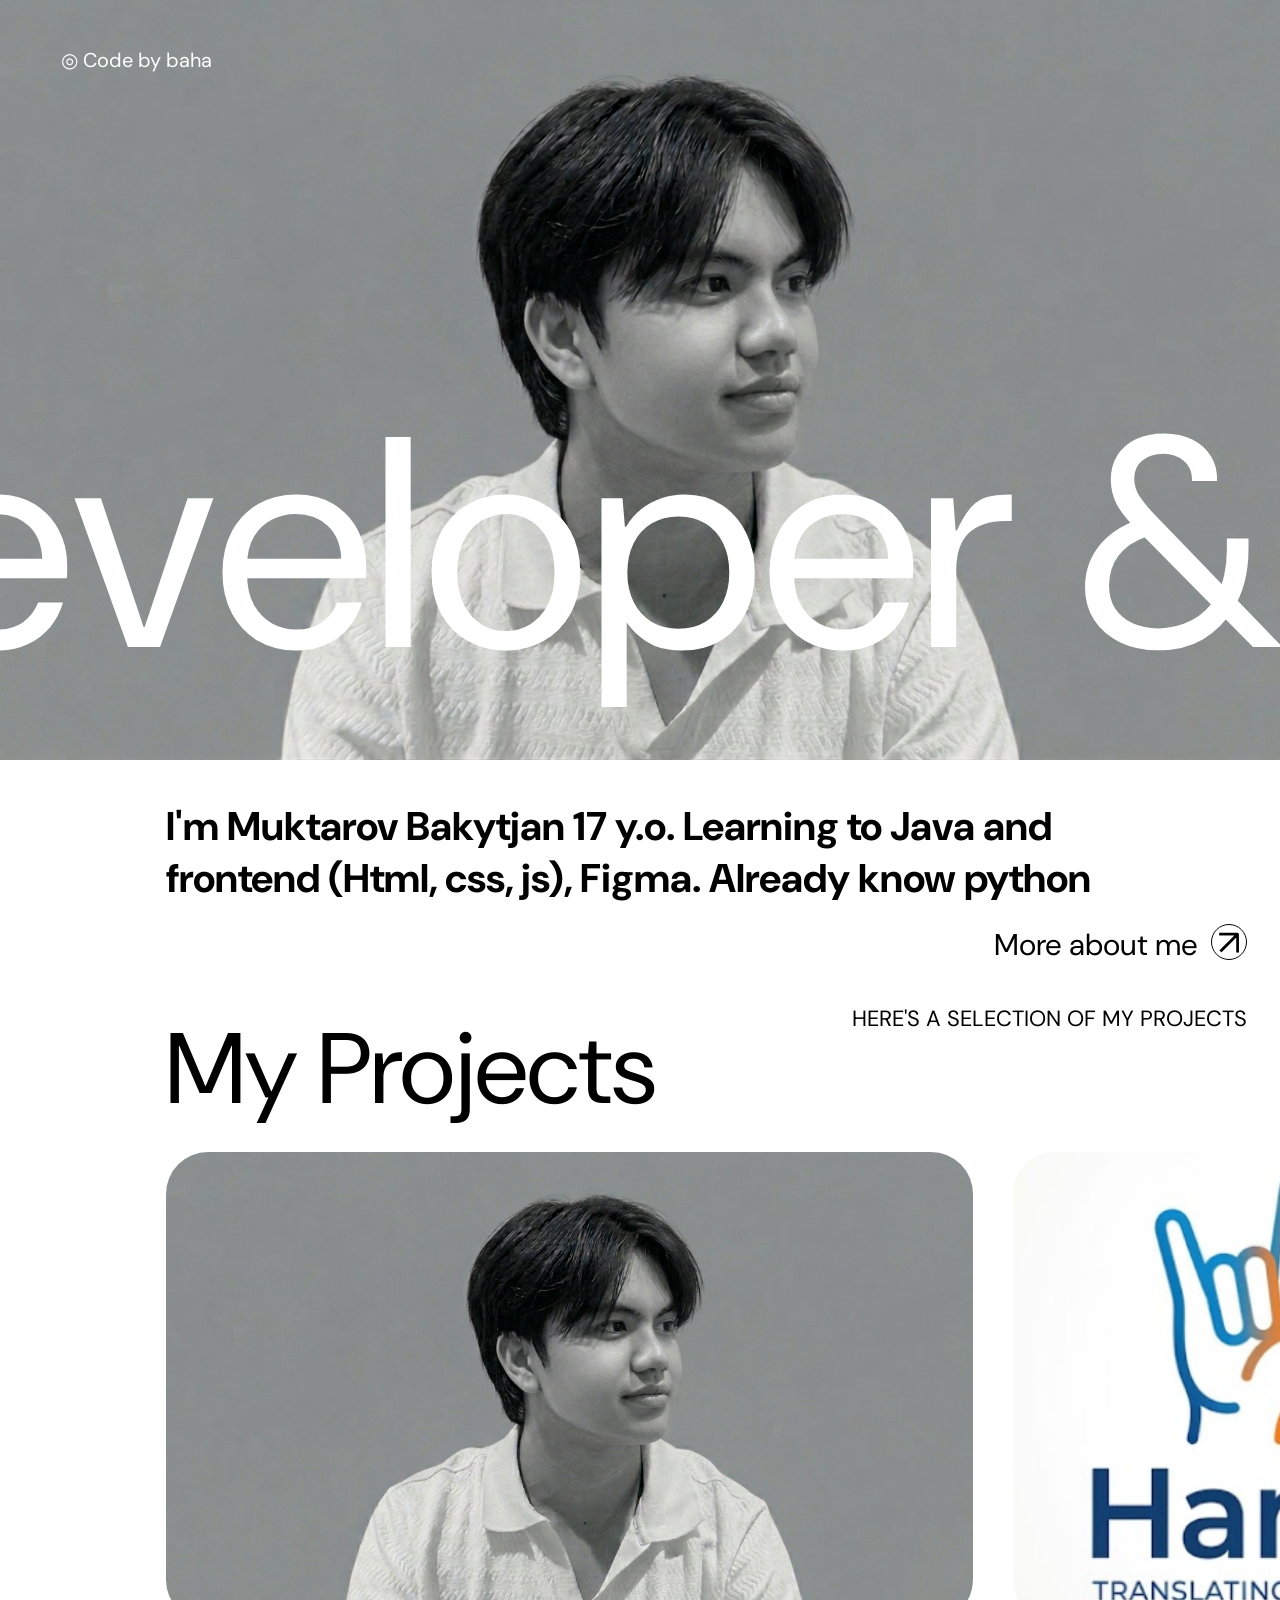
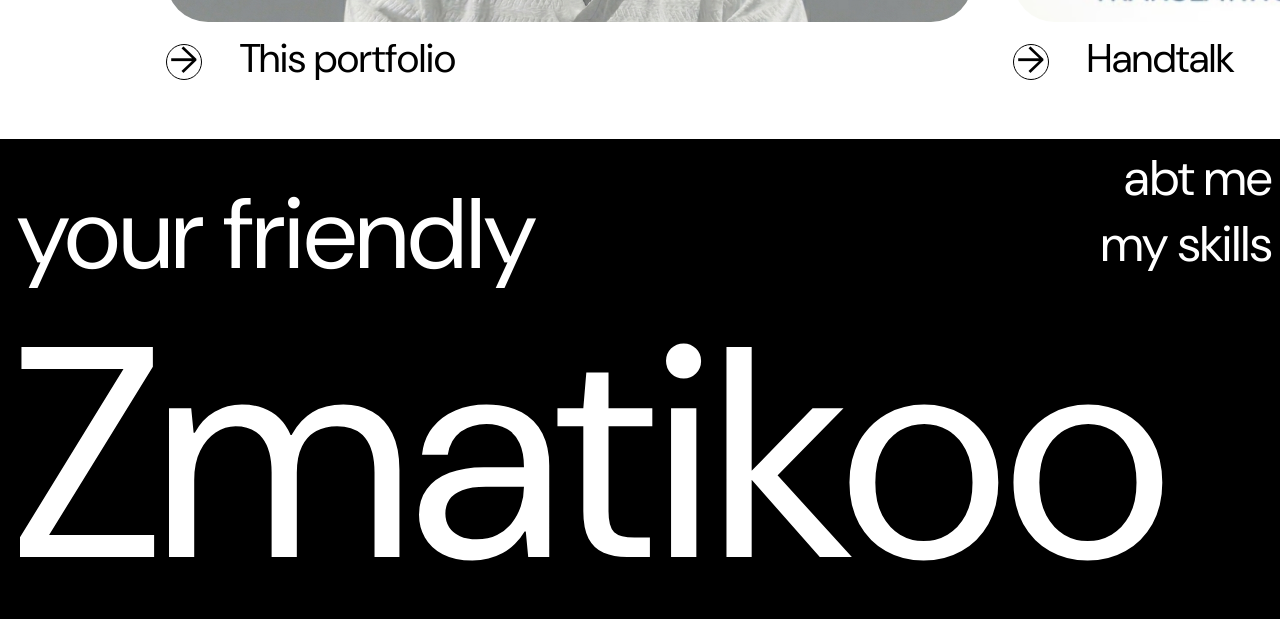
<file: web/index.html>
<!DOCTYPE html>
<html lang="ru">
<head>
  <meta charset="UTF-8">
  <meta name="viewport" content="width=device-width, initial-scale=1.0">
  <title>Portfolio</title>
  <link href="https://fonts.googleapis.com/css2?family=DM+Sans:wght@300;400;500&display=swap" rel="stylesheet">
  <link rel="stylesheet" href="style.css">
</head>
<body>
  <header class="hero">
    <img src="img/Gemini_Generated_Image_gt53rlgt53rlgt53.png" alt="Muktarov Bakytjan">
    <span class="credit">◎ Code by baha</span>
    <h1 class="hero-text">Creative Developer &</h1>
  </header>
  <main class="content">
    <strong><p class="about-text">
      I'm Muktarov Bakytjan 17 y.o. Learning to Java and <br>
      frontend (Html, css, js), Figma. Already know python
    </p></strong>

    <a class="more" href="abt.html">More about me <span class="arrow">↗</span></a>

    <div class="projects-top">
      <h2>My Projects</h2>
      <span class="note">HERE'S A SELECTION OF MY PROJECTS</span>
    </div>

    <div class="projects">

      <a class="card" href="#">
        <div class="card-box">
          <img src="img/Gemini_Generated_Image_gt53rlgt53rlgt53.png" alt="Portfolio">
        </div>
        <p class="card-title"><span class="arrow-right">→</span> This portfolio</p>
      </a>

      <a class="card" href="https://drive.google.com/drive/folders/1xpKQ9mWrRmGW_sbAQ3_jnDmSbVok6qne">
        <div class="card-box light">
          <img class="logo" src="img/image.png" alt="HandTalk">
        </div>
        <p class="card-title"><span class="arrow-right">→</span> Handtalk</p>
      </a>

    </div>

  </main>

  <footer class="footer">
    <div class="mininav">
      <a href="abt.html">abt me</a>
      <a href="skills.html">my skills</a>
    </div>

    <p class="friend">your friendly</p>
    <p class="nickname">Zmatikoo</p>
  </footer>

</body>
</html>
</file>
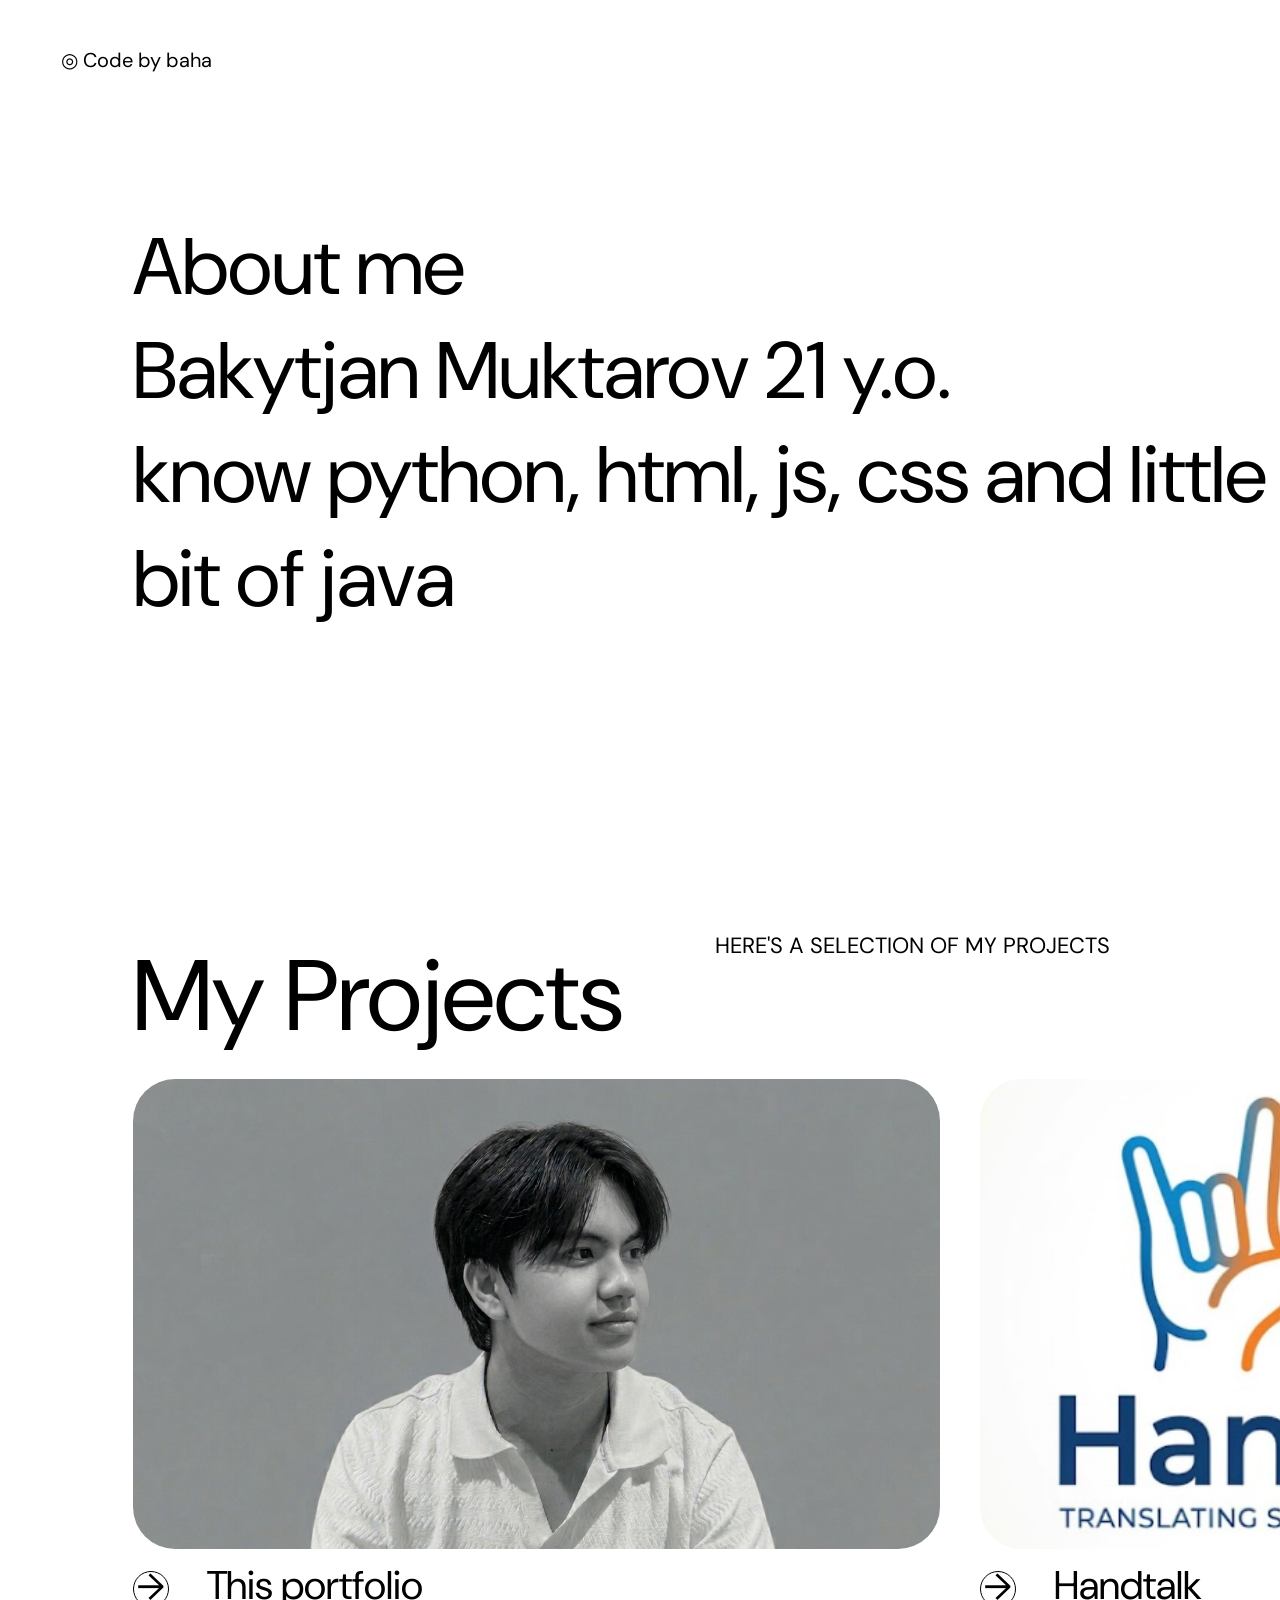
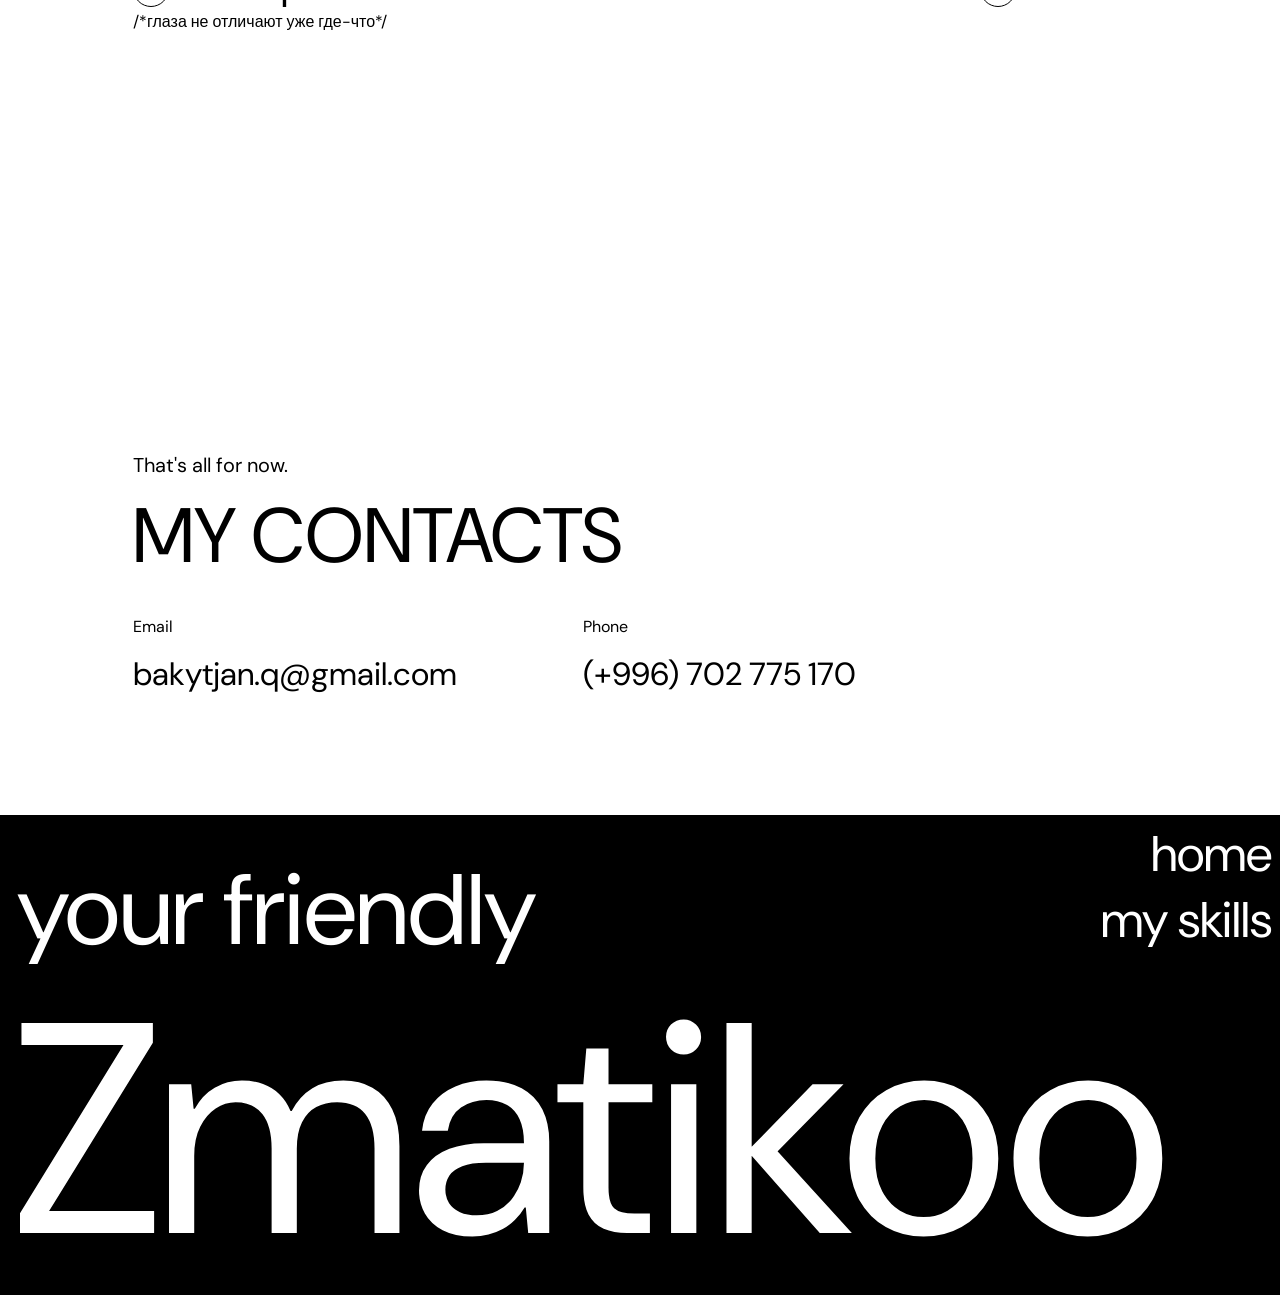
<file: web/abt.html>
<!DOCTYPE html>
<html lang="ru">
<head>
  <meta charset="UTF-8">
  <meta name="viewport" content="width=device-width, initial-scale=1.0">
  <title>About me</title>
  <link href="https://fonts.googleapis.com/css2?family=DM+Sans:wght@300;400;500&display=swap" rel="stylesheet">
  <link rel="stylesheet" href="abt.css">
</head>
<body>
  <span class="credit">◎ Code by baha</span>
  <main class="content">
    <section class="about">
        <h1>
            About me <br>
            Bakytjan Muktarov 21 y.o. <br>
            know python, html, js, css and little bit of java <br>
        </h1>
    </section>
    <div class="projects-top">
      <h2>My Projects</h2>
      <span class="note">HERE'S A SELECTION OF MY PROJECTS</span>
    </div>
    <div class="projects">
      <a class="card" href="index.html">
        <div class="card-box">
          <img src="img/Gemini_Generated_Image_gt53rlgt53rlgt53.png" alt="Portfolio">
        </div>
        <p class="card-title"><span class="arrow-right">→</span> This portfolio</p>
      </a>
      <a class="card" href="https://drive.google.com/drive/folders/1xpKQ9mWrRmGW_sbAQ3_jnDmSbVok6qne">
        <div class="card-box light">
          <img class="logo" src="img/image.png" alt="HandTalk">
        </div>
        <p class="card-title"><span class="arrow-right">→</span> Handtalk</p>
      </a>
    </div>


    /*глаза не отличают уже где-что*/
    <section class="contacts">
      <p class="end">That's all for now.</p>
      <h2 class="mycont">MY CONTACTS</h2>
      <div class="ryad">
        <div class="dannye">
          <span class="jb">Email</span>
          <a href="#">bakytjan.q@gmail.com</a>
        </div>
        <div class="dannye">
          <span class="jb">Phone</span>
          <a href="#">(+996) 702 775 170</a>
        </div>
      </div>
    </section>
  </main>
  <footer class="footer">
    <div class="mininav">
      <a href="index.html">home</a>
      <a href="skills.html">my skills</a>
    </div>
    <p class="friend">your friendly</p>
    <p class="nickname">Zmatikoo</p>
  </footer>
</body>
</html>
</file>
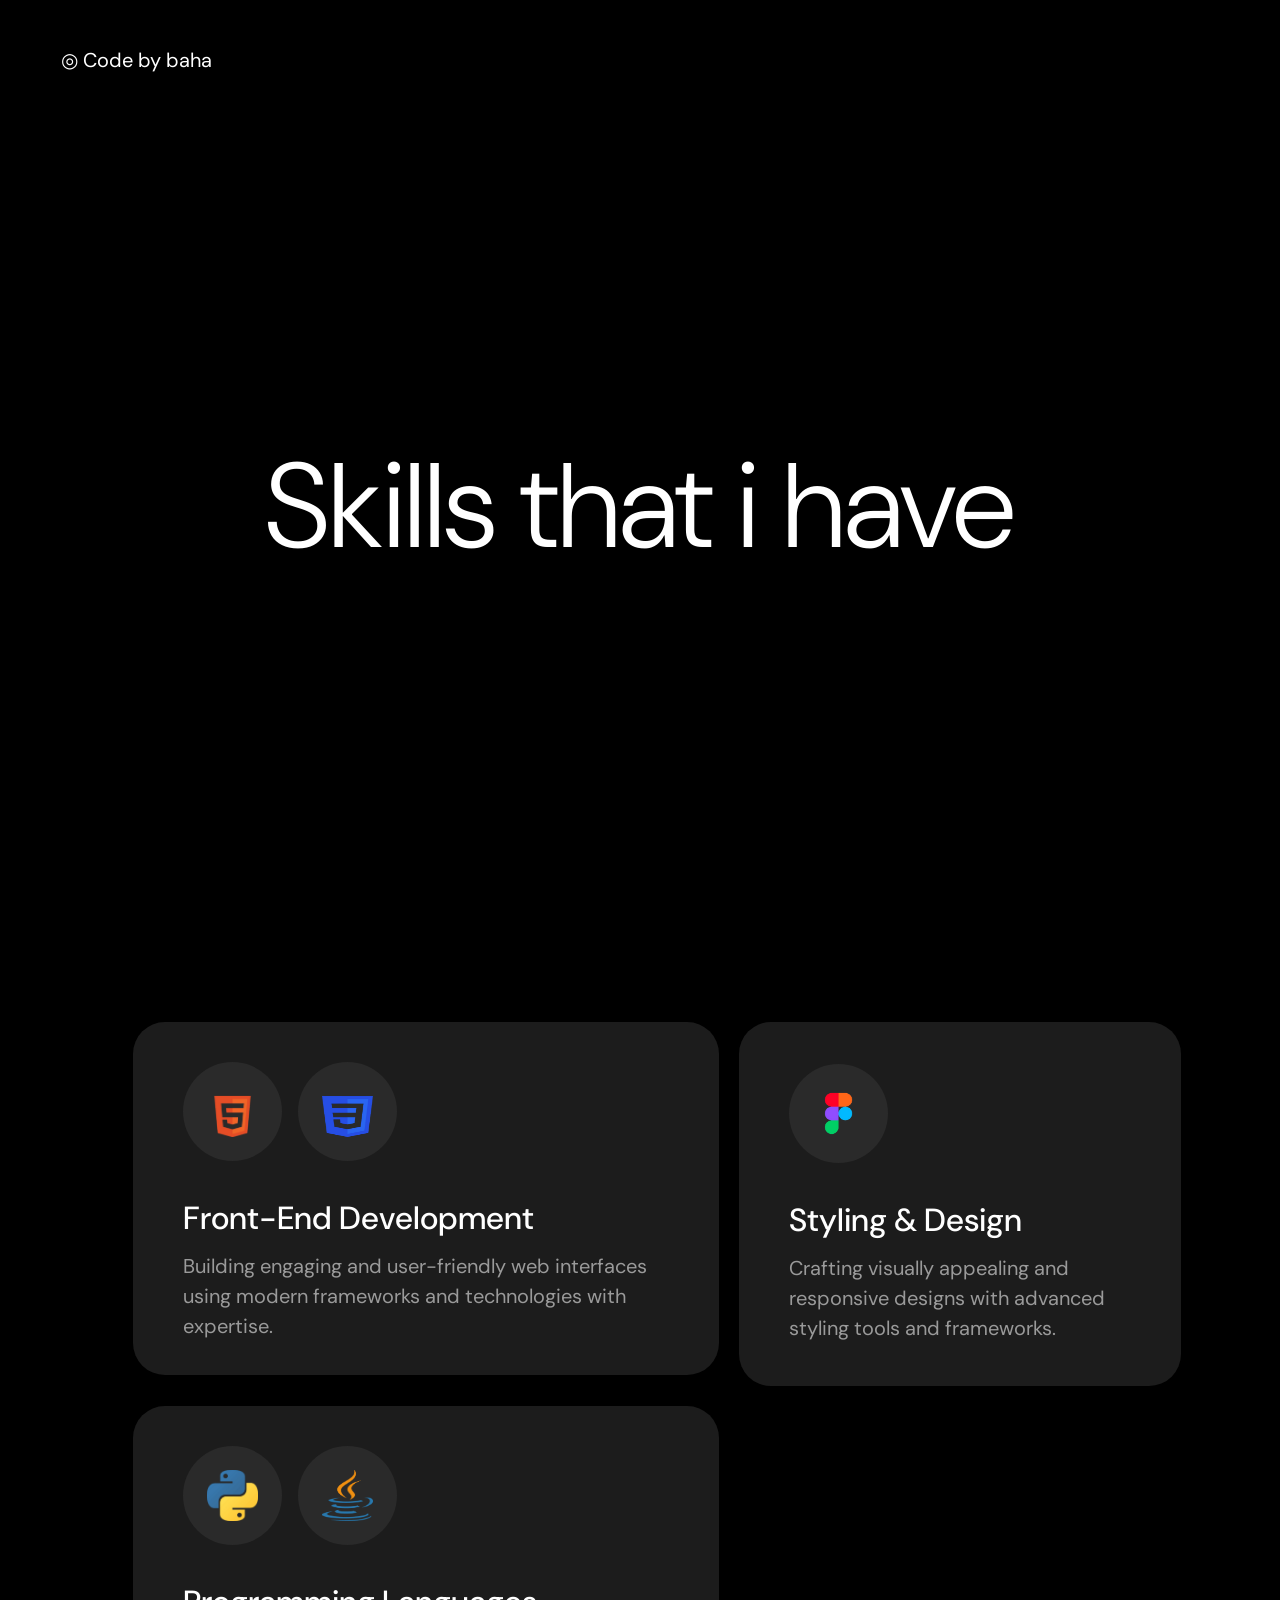
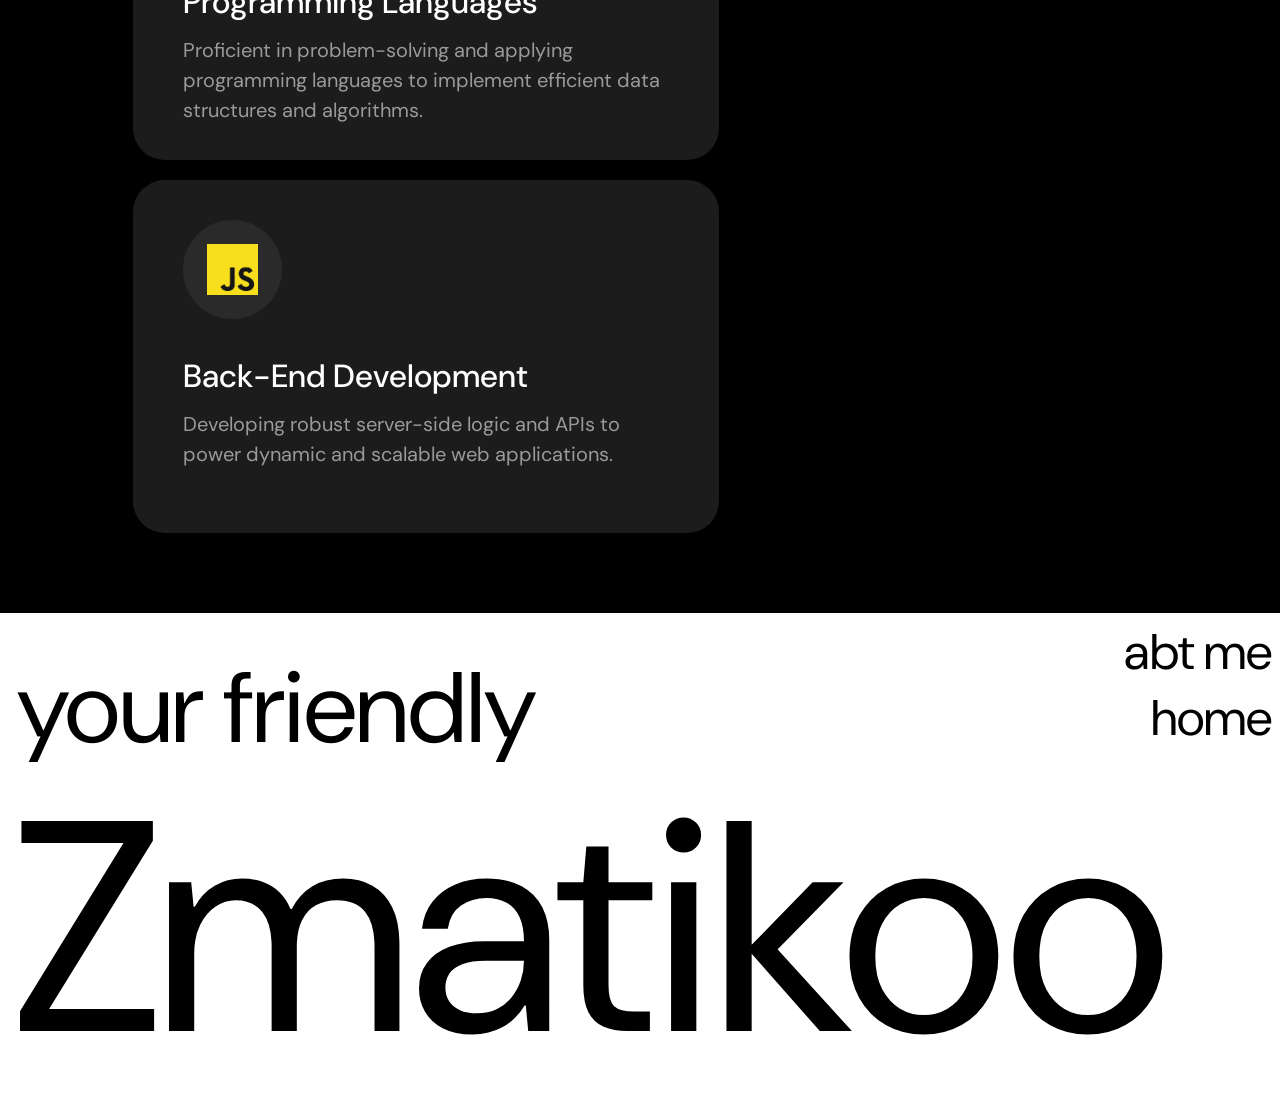
<file: web/skills.html>
<!DOCTYPE html>
<html lang="ru">
<head>
  <meta charset="UTF-8">
  <meta name="viewport" content="width=device-width, initial-scale=1.0">
  <title>skills</title>
  <link href="https://fonts.googleapis.com/css2?family=DM+Sans:wght@300;400;500&display=swap" rel="stylesheet">
  <link rel="stylesheet" href="skills.css">
</head>
<body>
  <section class="skills" id="skills">
    <span class="credit">◎ Code by baha</span>
    <h1 class="skills-title">Skills that i have</h1>
    <div class="cards">
      <div class="skill-card-first">
        <div class="icons">
          <span class="icon"><img src="img/htmllogo.png" alt="HTML"></span>
          <span class="icon"><img src="img/csslogo.png" alt="CSS"></span>
        </div>
        <h2 class="skill-name">Front-End Development</h2>
        <p class="skill-text">Building engaging and user-friendly web interfaces using modern frameworks and technologies with expertise.</p>
      </div>

      <div class="skill-card-sec">
        <div class="icons">
          <span class="iconf"><img src="img/figmalogo.png" alt="Figma"></span>
        </div>
        <h2 class="skill-name">Styling & Design</h2>
        <p class="skill-text">Crafting visually appealing and responsive designs with advanced styling tools and frameworks.</p>
      </div>

      <div class="skill-card-third">
        <div class="icons">
          <span class="icon"><img src="img/pythonlogo.png" alt="Python"></span>
          <span class="icon"><img src="img/javalogo.png" alt="Java"></span>
        </div>
        <h2 class="skill-name">Programming Languages</h2>
        <p class="skill-text">Proficient in problem-solving and applying programming languages to implement efficient data structures and algorithms.</p>
      </div>

      <div class="skill-card-fourth">
        <div class="icons">
          <span class="icon"><img src="img/jslogo.png" alt="JavaScript"></span>
        </div>
        <h2 class="skill-name">Back-End Development</h2>
        <p class="skill-text">Developing robust server-side logic and APIs to power dynamic and scalable web applications.</p>
      </div>

    </div>
  </section>

  <!-- НИЗ (футер) -->
  <footer class="footer">
    <div class="mininav">
      <a href="abt.html">abt me</a>
      <a href="index.html">home</a>
    </div>

    <p class="friend">your friendly</p>
    <p class="nickname">Zmatikoo</p>
  </footer>

</body>
</html>
</file>
<file: web/style.css>
* {
  margin: 0;
  padding: 0;
  box-sizing: border-box;
}
body {
  font-family: "DM Sans", sans-serif;
  background: white;
  color: black;
}
a {
  color: black;
  text-decoration: none;
}
.hero {
  position: relative;
  background: #9a9c9e;
  overflow: hidden;
}
.hero img {
  width: 100%;
  height: auto;
  display: block;
}
.credit {
  position: absolute;
  top: 47px;
  left: 61px;
  font-size: 20px;
  color: white;
}
.hero-text {
  position: absolute;
  top: 52%;
  right: 0;
  font-size: 300px;
  font-weight: 400;
  line-height: 1;
  color: white;
  white-space: nowrap;
}
.content {
  padding: 40px 33px 55px;
}
.about-text {
  width: 974px;
  font-size: 40px;
  margin-left: 133px;
}
.more {
  display: block;
  text-align: right;
  font-size: 30px;
  margin-top: 20px;
}
.arrow {
  display: inline-block;
  width: 36px;
  height: 36px;
  border: 1px solid black;
  border-radius: 50%;
  text-align: center;
  line-height: 36px;
  font-size: 36px;
  margin-left: 6px;
}
.arrow-right {
  display: inline-block;
  width: 36px;
  height: 36px;
  border: 1px solid black;
  border-radius: 50%;
  text-align: center;
  line-height: 30px;
  font-size: 36px;
  margin-right: 30px;
}
/*я очень устал*/
.projects-top {
  display: flex;                  
  justify-content: space-between;
  align-items: flex-start;
  margin-top: 40px;
  margin-bottom: 18px;
}
.projects-top h2 {
  font-size: 100px;
  font-weight: 400;
  margin-left: 133px;
}
.note {
  font-size: 22px;
}
.projects {
  display: flex;
  gap: 40px;
  margin-left: 133px;
}
.card {
  width: 807px;
}
.card-box {
  position: relative;
  width: 807px;
  height: 470px;
  border-radius: 42px;
  overflow: hidden;
  background: #9a9c9e;
}
.card-box img {
  width: 100%;
  height: 100%;
  object-fit: cover;
  object-position: center;
  display: block;
}
.card-title {
  font-size: 40px;
  margin-top: 10px;
}
.footer {
  position: relative;
  background: black;
  color: white;
  padding: 20px 17px 14px;
  overflow: hidden;
}
.mininav {
  position: absolute;
  top: 6px;
  right: 8px;
  text-align: right;
  font-size: 50px;
}

.mininav a {
  color: white;
  display: block;
}

.friend {
  font-size: 100px;
  margin-top: 10px;
}

.nickname {
  font-size: 300px;
  line-height: 1;
  margin-top: 6px;
}
</file>
<file: web/abt.css>
/* Сбрасываем стандартные отступы браузера */
* {
  margin: 0;
  padding: 0;
  box-sizing: border-box;
}

body {
  font-family: "DM Sans", sans-serif;
  background: white;
  color: black;
}

a {
  color: black;
  text-decoration: none;
}
.credit {
  position: absolute;
  top: 47px;
  left: 61px;
  font-size: 20px;
  color: rgb(0, 0, 0);
}
.content {
  padding: 215px 0px 120px 133px;
}
.about h1{
  font-size: 80px;
  font-weight: 400;
  line-height: auto;
}
.projects-top {
  display: flex;                  
  justify-content: space-between;
  align-items: flex-start;
  margin-top: 300px;
  margin-bottom: 18px;
  padding-right: 170px;
}
.projects-top h2 {
  font-size: 100px;
  font-weight: 400;
}
.note {
  font-size: 22px;
}
.projects {
  display: flex;
  gap: 40px;
}
.card {
  width: 807px;
}
.card-box {
  position: relative;
  width: 807px;
  height: 470px;
  border-radius: 42px;
  overflow: hidden;
  background: #9a9c9e;
}
.card-box img {
  width: 100%;
  height: 100%;
  object-fit: cover;
  object-position: center;
  display: block;
}
.card-title {
  font-size: 40px;
  margin-top: 10px;
}
.arrow-right {
  display: inline-block;
  width: 36px;
  height: 36px;
  border: 1px solid black;
  border-radius: 50%;
  text-align: center;
  line-height: 30px;
  font-size: 36px;
  margin-right: 30px;
}
/*покайфуспатьиду*/
.contacts {
  margin-top: 420px;
}

.end {
  font-size: 20px;
}

.mycont {
  font-size: 77px;
  font-weight: 400;
  margin-top: 8px;
  margin-bottom: 30px;
}

.ryad {
  display: flex;
}

.dannye {
  width: 450px;
}
.jb {
  display: block;
  font-size: 16px;
  margin-bottom: 16px;
}
.dannye a {
  font-size: 32px;
}
.footer {
  position: relative;
  background: black;
  color: white;
  padding: 20px 17px 14px;
  overflow: hidden;
}
.mininav {
  position: absolute;
  top: 6px;
  right: 8px;
  text-align: right;
  font-size: 50px;
}

.mininav a {
  color: white;
  display: block;
}

.friend {
  font-size: 100px;
  margin-top: 10px;
}

.nickname {
  font-size: 300px;
  line-height: 1;
  margin-top: 6px;
}
</file>
<file: web/skills.css>
/* Сбрасываем стандартные отступы браузера */
* {
  margin: 0;
  padding: 0;
  box-sizing: border-box;
}

body {
  font-family: "DM Sans", sans-serif;
  background: white;
  color: black;
}

a {
  color: black;
  text-decoration: none;
}
.skills {
  position: relative;   
  background: black;
  color: white;
  padding: 40px 0 80px;
}

.credit {
  position: absolute;
  top: 47px;
  left: 61px;
  font-size: 20px;
  color: white;
}

.skills-title {
  text-align: center;
  font-size: 120px;
  font-weight: 300;
  line-height: 1.1;
  margin-top: 400px;
  margin-bottom: 450px;
}

/* ---------- КАРТОЧКИ ---------- */
.cards {
  display: flex;          
  flex-wrap: wrap;        
  gap: 20px;
  margin-left: 133px;
}

.skill-card-first {
  width: 586px;
  height: 353px;
  background: #1c1c1c;
  border-radius: 32px;
  padding: 40px 50px;
}
.skill-card-sec {
  width: 442px;
  height: 364px;
  background: #1c1c1c;
  border-radius: 32px;
  padding: 42px 50px;
}
.skill-card-third {
  width: 586px;
  height: 354px;
  background: #1c1c1c;
  border-radius: 32px;
  padding: 40px 50px;
}
.skill-card-fourth {
  width: 586px;
  height: 353px;
  background: #1c1c1c;
  border-radius: 32px;
  padding: 40px 50px;
}
.icons {
  display: flex;
  gap: 16px;
  margin-bottom: 36px;
}

/* круглая подложка под картинку-иконку */
.icon{
  display: flex;
  align-items: center;
  justify-content: center;
  width: 99px;
  height: 99px;
  border-radius: 200px;
  background: #2a2a2a;
}

.icon img {
  width: 51px;
  height: 51px;
  display: block;
}
.iconf{
  display: flex;
  align-items: center;
  justify-content: center;
  width: 99px;
  height: 99px;
  border-radius: 200px;
  background: #2a2a2a;
}
.iconf img { /*поприколу потомучто фигма меньше чем другие*/
  width: 67px;
  height: 67px;
  display: block;
}
.skill-name {
  font-size: 32px;
  font-weight: 500;
  margin-bottom: 12px;
}
.skill-text {
  font-size: 20px;
  line-height: 1.5;
  color: #9a9a9a;
}
.footer {
  position: relative;
  background: rgb(255, 255, 255);
  color: rgb(0, 0, 0);
  padding: 20px 17px 14px;
  overflow: hidden;
}
.mininav {
  position: absolute;
  top: 6px;
  right: 8px;
  text-align: right;
  font-size: 50px;
}

.mininav a {
  color: rgb(0, 0, 0);
  display: block;
}

.friend {
  font-size: 100px;
  margin-top: 10px;
}

.nickname {
  font-size: 300px;
  line-height: 1;
  margin-top: 6px;
}
</file>
